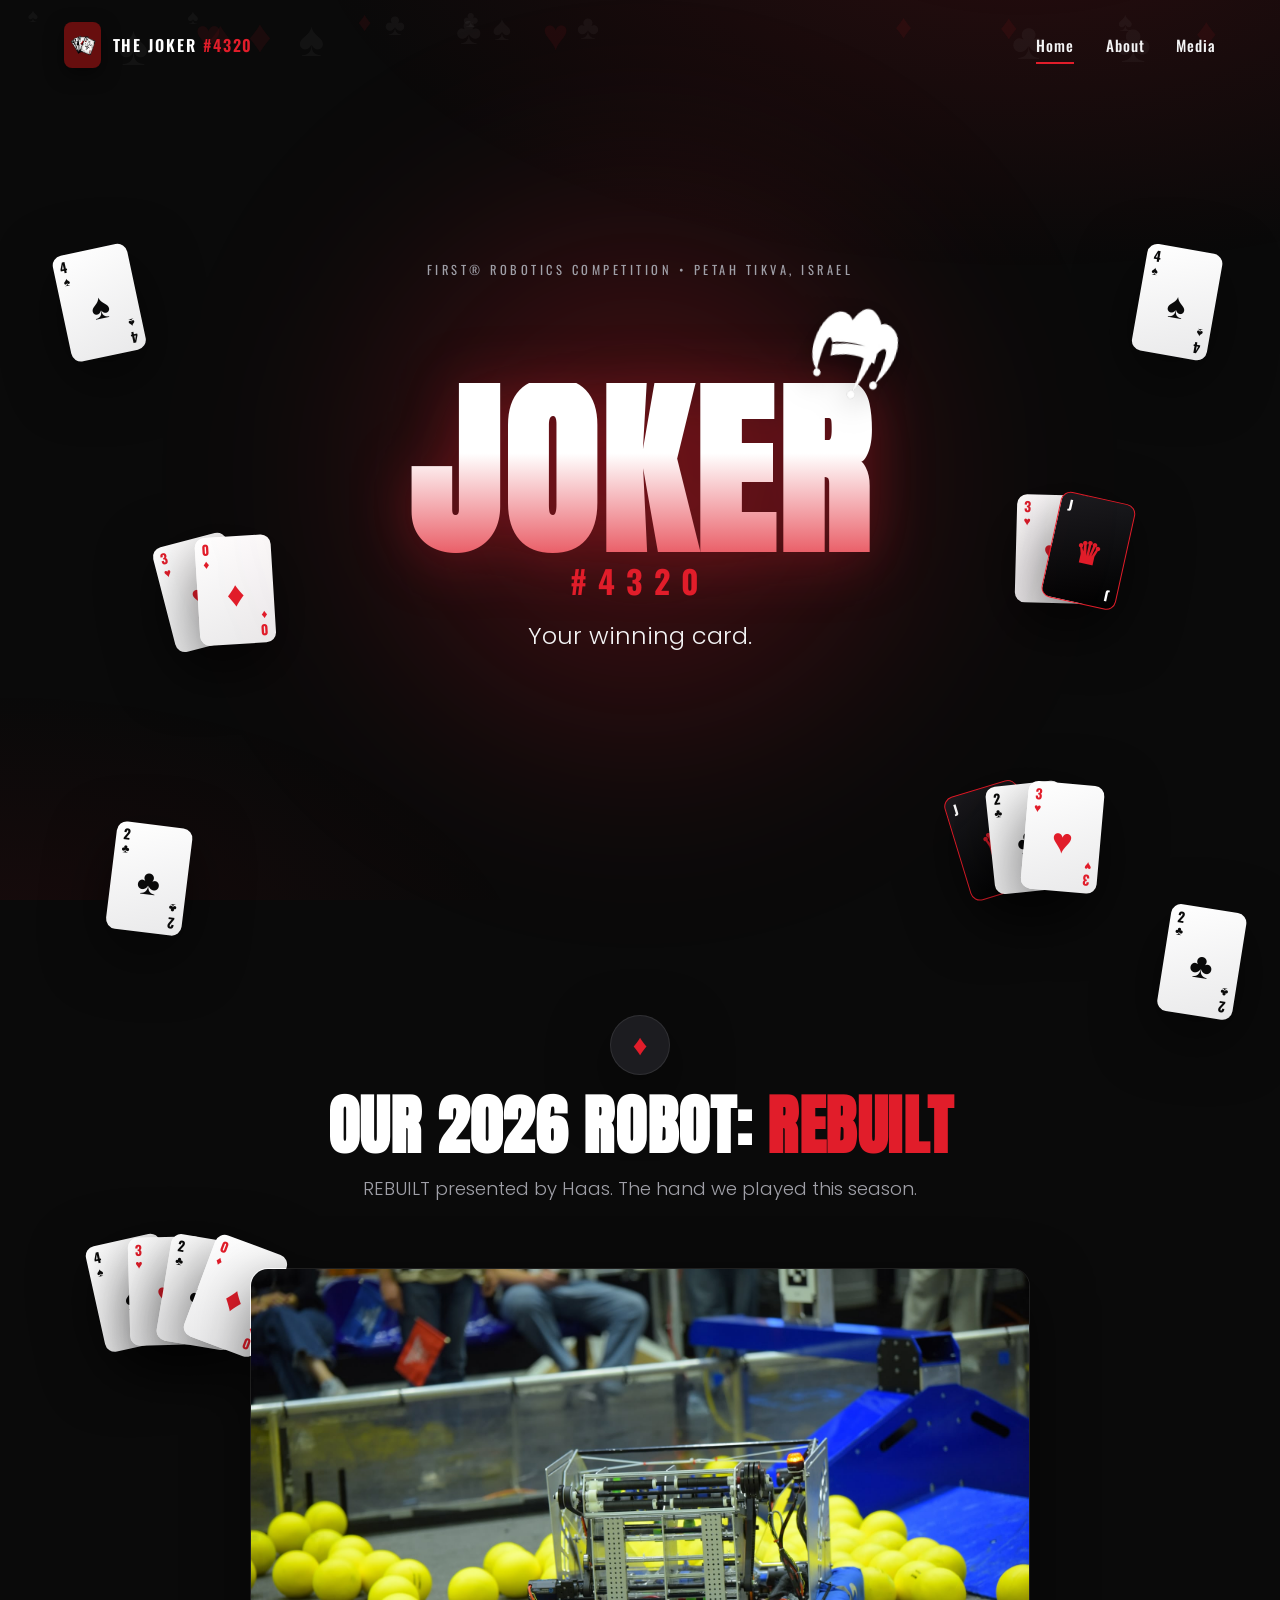
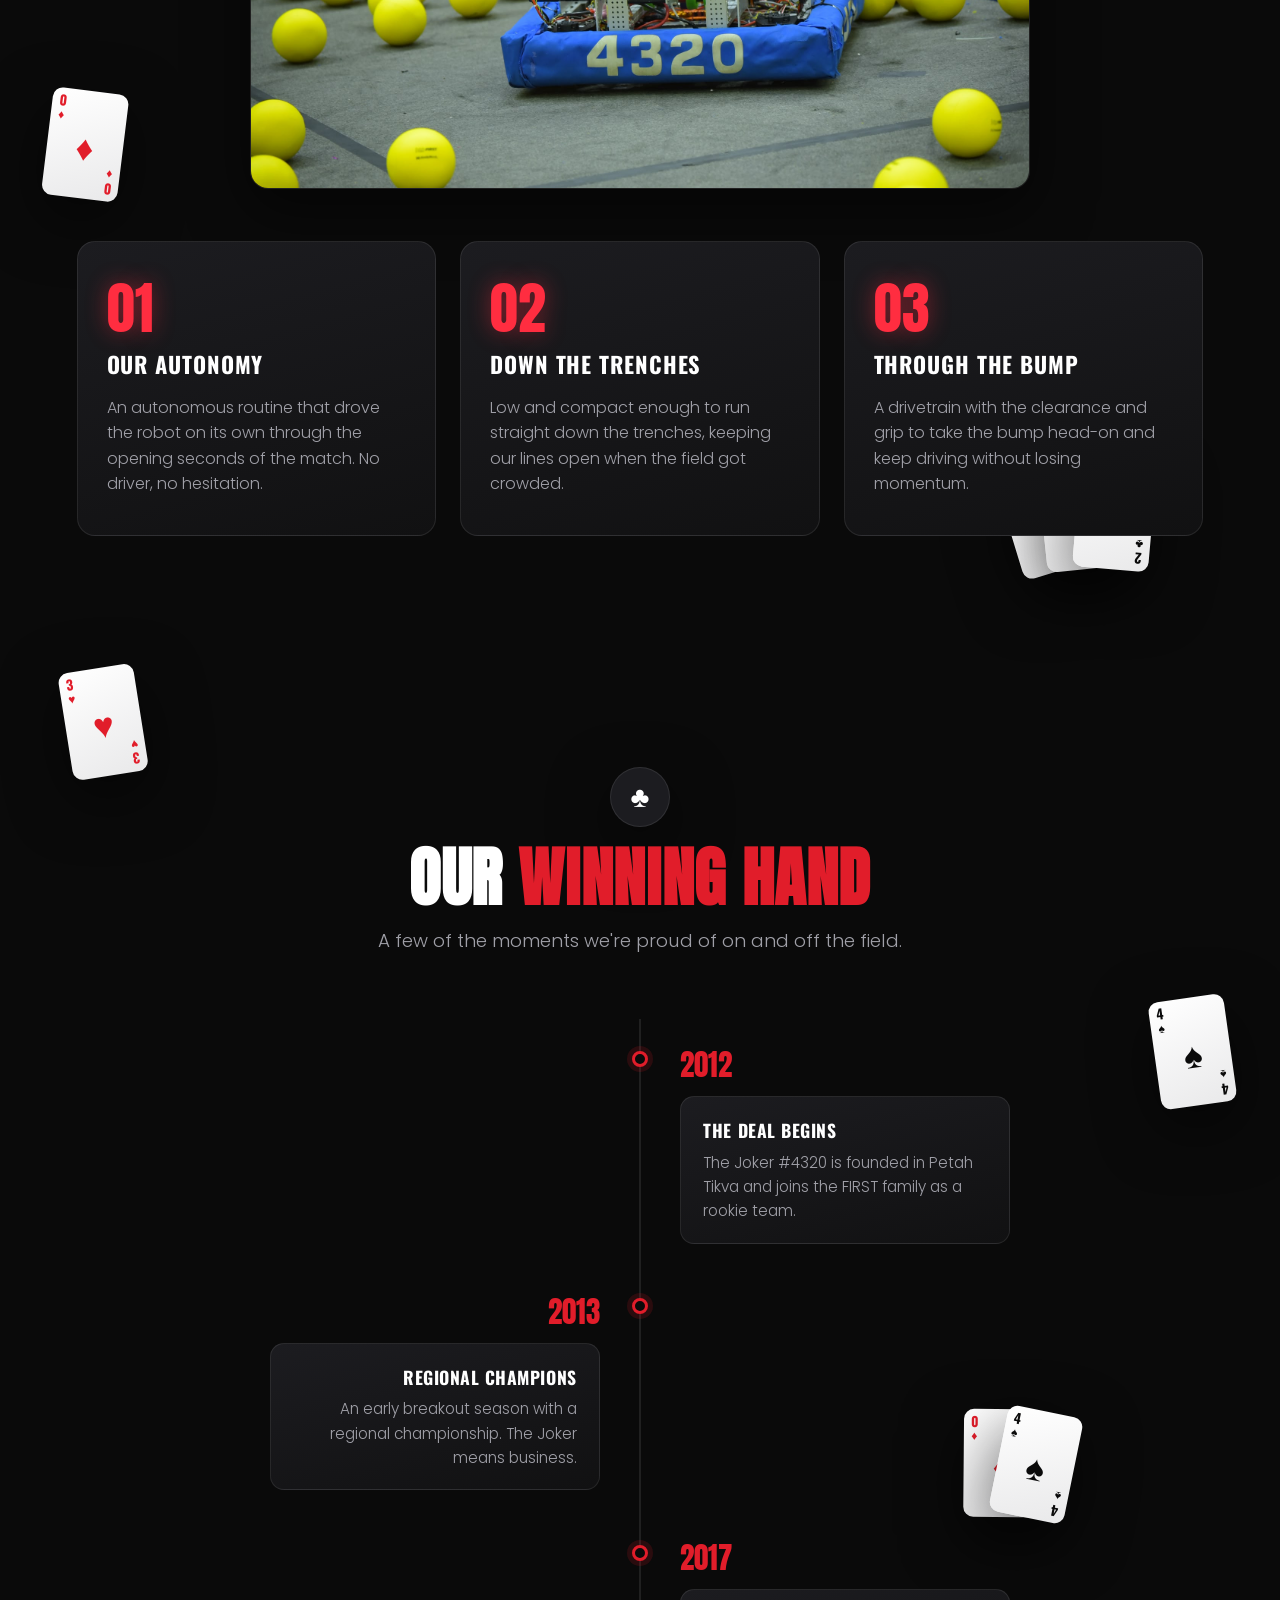
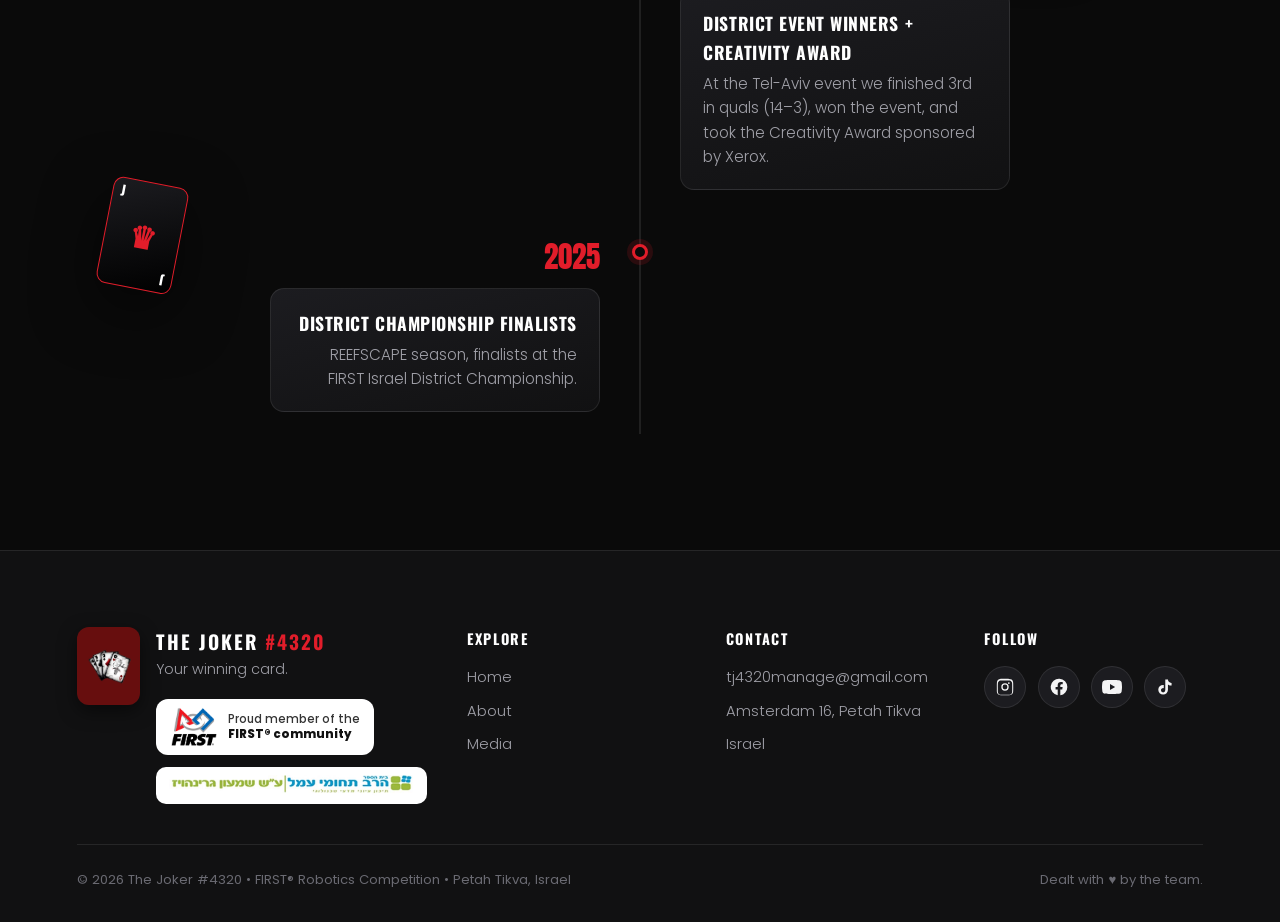
<file: index.html>
<!DOCTYPE html>
<html lang="en">
<head>
  <meta charset="UTF-8" />
  <meta name="viewport" content="width=device-width, initial-scale=1.0" />
  <meta name="description" content="The Joker #4320, FIRST Robotics Competition team from Petah Tikva, Israel. Your winning card." />
  <meta name="theme-color" content="#0a0a0a" />
  <link rel="icon" type="image/jpeg" href="TheJokerLogo.jpg" />
  <title>The Joker #4320 | FRC Team</title>

  <!-- Fonts -->
  <link rel="preconnect" href="https://fonts.googleapis.com" />
  <link rel="preconnect" href="https://fonts.gstatic.com" crossorigin />
  <link href="https://fonts.googleapis.com/css2?family=Anton&family=Oswald:wght@300;400;500;600;700&family=Poppins:wght@300;400;500;600&display=swap" rel="stylesheet" />

  <link rel="stylesheet" href="css/styles.css" />
</head>
<body data-page="home">

  <!-- ============ LOADER (home page only) ============ -->
  <div class="loader" id="loader">
    <div class="loader-card">
      <div class="loader-card-inner">
        <div class="loader-face loader-front">
          <span class="corner tl">J</span>
          <span class="pip">&#9814;</span>
          <span class="corner br">J</span>
        </div>
        <div class="loader-face loader-back">
          <span class="loader-back-pattern"></span>
        </div>
      </div>
    </div>
    <p class="loader-text">DEALING&hellip;</p>
  </div>

  <!-- Shared header, injected by js/layout.js -->
  <div id="site-header"></div>

  <main>
    <!-- ============ HERO ============ -->
    <section class="hero" id="home">
      <div class="hero-glow" id="heroGlow"></div>

      <div class="hero-content">
        <p class="hero-kicker reveal">FIRST&reg; Robotics Competition &bull; Petah Tikva, Israel</p>
        <h1 class="hero-title">
          <span class="joker-line reveal" style="--d:.05s">
            <span class="outline-flip">JOKER</span>
            <img src="CroppedJokerLogo2.PNG" class="joker-hat" alt="" aria-hidden="true" />
          </span>
          <span class="hero-num reveal" style="--d:.15s">#4320</span>
        </h1>
        <p class="hero-tagline reveal" style="--d:.25s">Your winning card.</p>
      </div>
    </section>

    <!-- ============ ROBOT ============ -->
    <section class="section robot" id="robot">
      <div class="section-head reveal">
        <span class="suit-badge red">&diams;</span>
        <h2 class="section-title">Our 2026 Robot: <span class="red">REBUILT</span></h2>
        <p class="section-sub">REBUILT presented by Haas. The hand we played this season.</p>
      </div>

      <div class="robot-photo reveal">
        <img src="JokerPhotos/Photo3.jpeg" alt="The Joker #4320's 2026 competition robot on the field" />
      </div>

      <div class="robot-grid">
        <div class="robot-feature reveal" style="--d:0s">
          <span class="robot-index">01</span>
          <h3>Our Autonomy</h3>
          <p>An autonomous routine that drove the robot on its own through the opening seconds of the match. No driver, no hesitation.</p>
        </div>
        <div class="robot-feature reveal" style="--d:.12s">
          <span class="robot-index">02</span>
          <h3>Down the Trenches</h3>
          <p>Low and compact enough to run straight down the trenches, keeping our lines open when the field got crowded.</p>
        </div>
        <div class="robot-feature reveal" style="--d:.24s">
          <span class="robot-index">03</span>
          <h3>Through the Bump</h3>
          <p>A drivetrain with the clearance and grip to take the bump head-on and keep driving without losing momentum.</p>
        </div>
      </div>
    </section>

    <!-- ============ ACHIEVEMENTS, OUR WINNING HAND ============ -->
    <section class="section timeline-section" id="achievements">
      <div class="section-head reveal">
        <span class="suit-badge">&clubs;</span>
        <h2 class="section-title">Our <span class="red">Winning Hand</span></h2>
        <p class="section-sub">A few of the moments we're proud of on and off the field.</p>
      </div>

      <div class="timeline" id="timeline">
        <div class="tl-line"><span class="tl-fill" id="tlFill"></span></div>

        <div class="tl-item reveal">
          <span class="tl-dot"></span>
          <span class="tl-year">2012</span>
          <div class="tl-card">
            <h3>The Deal Begins</h3>
            <p>The Joker #4320 is founded in Petah Tikva and joins the FIRST family as a rookie team.</p>
          </div>
        </div>

        <div class="tl-item reveal">
          <span class="tl-dot"></span>
          <span class="tl-year">2013</span>
          <div class="tl-card">
            <h3>Regional Champions</h3>
            <p>An early breakout season with a regional championship. The Joker means business.</p>
          </div>
        </div>

        <div class="tl-item reveal">
          <span class="tl-dot"></span>
          <span class="tl-year">2017</span>
          <div class="tl-card">
            <h3>District Event Winners + Creativity Award</h3>
            <p>At the Tel-Aviv event we finished 3rd in quals (14&ndash;3), won the event, and took the Creativity Award sponsored by Xerox.</p>
          </div>
        </div>

        <div class="tl-item reveal">
          <span class="tl-dot"></span>
          <span class="tl-year">2025</span>
          <div class="tl-card">
            <h3>District Championship Finalists</h3>
            <p>REEFSCAPE season, finalists at the FIRST Israel District Championship.</p>
          </div>
        </div>
      </div>
    </section>
  </main>

  <!-- Shared footer, injected by js/layout.js -->
  <div id="site-footer"></div>

  <script src="js/layout.js"></script>
  <script src="js/main.js"></script>
</body>
</html>
</file>
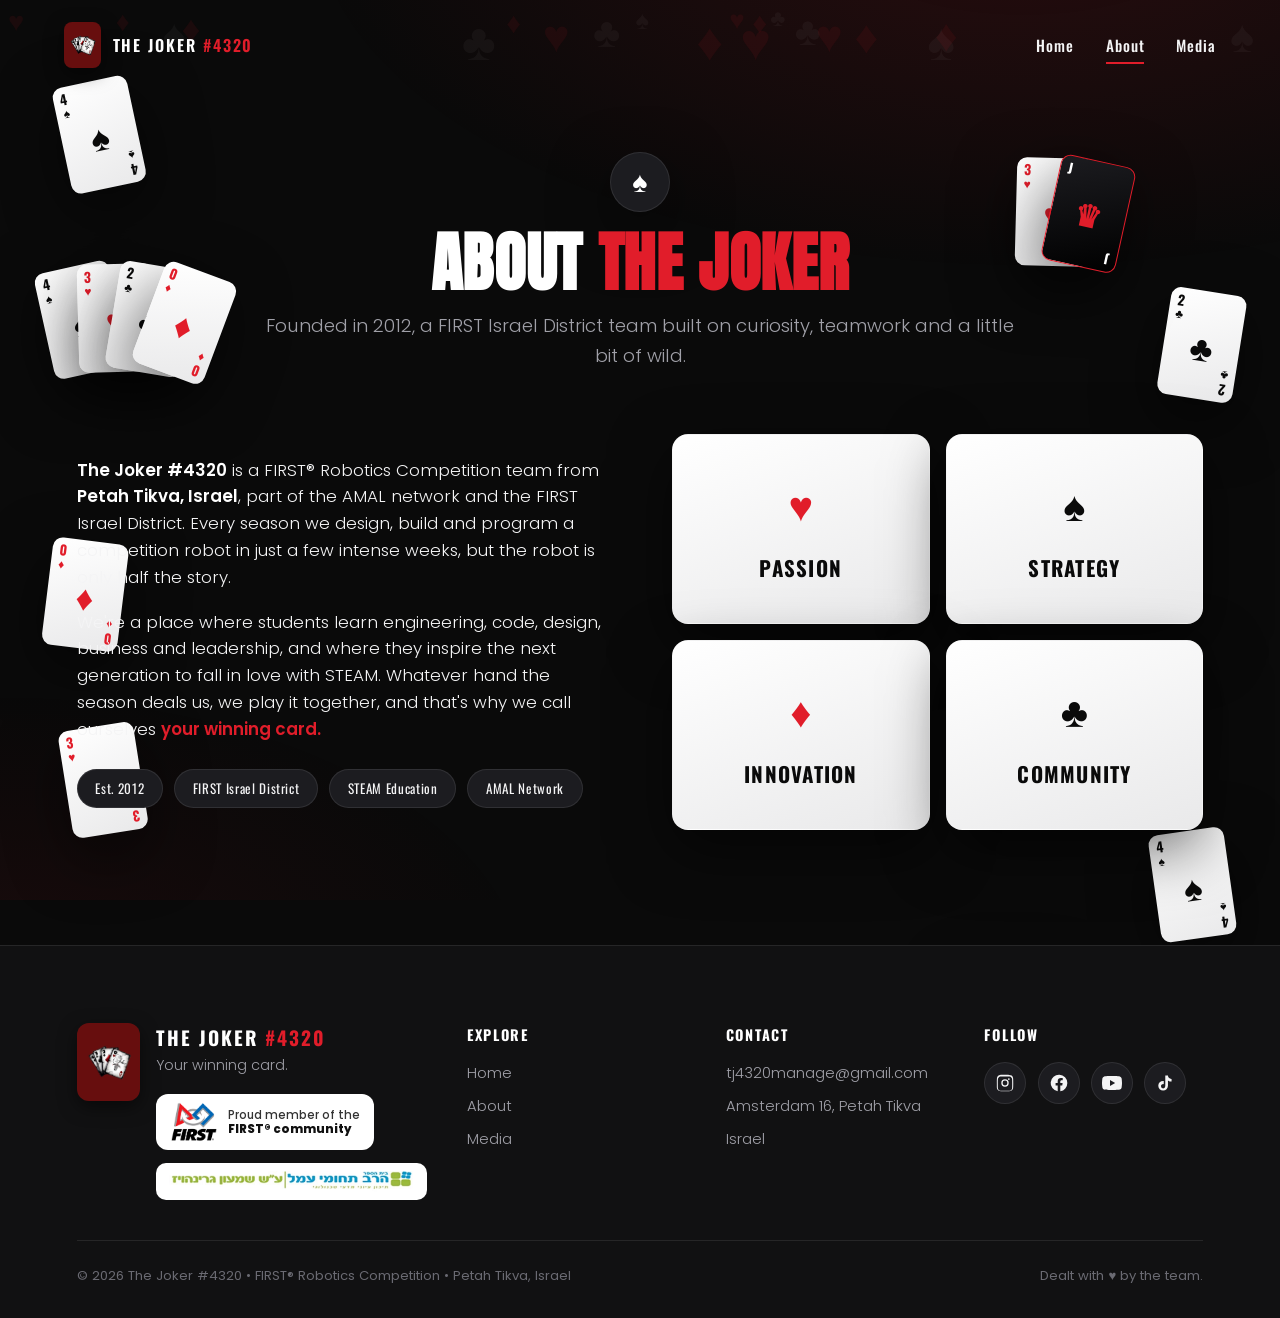
<file: about.html>
<!DOCTYPE html>
<html lang="en">
<head>
  <meta charset="UTF-8" />
  <meta name="viewport" content="width=device-width, initial-scale=1.0" />
  <meta name="description" content="About The Joker #4320, a FIRST Robotics Competition team from Petah Tikva, Israel, founded in 2012. Your winning card." />
  <meta name="theme-color" content="#0a0a0a" />
  <link rel="icon" type="image/jpeg" href="TheJokerLogo.jpg" />
  <title>About | The Joker #4320</title>

  <!-- Fonts -->
  <link rel="preconnect" href="https://fonts.googleapis.com" />
  <link rel="preconnect" href="https://fonts.gstatic.com" crossorigin />
  <link href="https://fonts.googleapis.com/css2?family=Anton&family=Oswald:wght@300;400;500;600;700&family=Poppins:wght@300;400;500;600&display=swap" rel="stylesheet" />

  <link rel="stylesheet" href="css/styles.css" />
</head>
<body data-page="about">

  <!-- Shared header, injected by js/layout.js -->
  <div id="site-header"></div>

  <main>
    <!-- ============ ABOUT ============ -->
    <section class="section about" id="about">
      <div class="section-head reveal">
        <span class="suit-badge">&spades;</span>
        <h2 class="section-title">About <span class="red">The Joker</span></h2>
        <p class="section-sub">Founded in 2012, a FIRST Israel District team built on curiosity, teamwork and a little bit of wild.</p>
      </div>

      <div class="about-grid">
        <div class="about-text reveal">
          <p>
            <strong>The Joker #4320</strong> is a FIRST&reg; Robotics Competition team from
            <strong>Petah Tikva, Israel</strong>, part of the AMAL network and the FIRST Israel District.
            Every season we design, build and program a competition robot in just a few intense weeks,
            but the robot is only half the story.
          </p>
          <p>
            We're a place where students learn engineering, code, design, business and leadership,
            and where they inspire the next generation to fall in love with STEAM.
            Whatever hand the season deals us, we play it together, and that's why we call
            ourselves <span class="highlight">your winning card.</span>
          </p>
          <div class="about-chips">
            <span class="chip">Est. 2012</span>
            <span class="chip">FIRST Israel District</span>
            <span class="chip">STEAM Education</span>
            <span class="chip">AMAL Network</span>
          </div>
        </div>

        <!-- Flip cards: our values as a hand -->
        <div class="value-hand reveal">
          <div class="flip-card">
            <div class="flip-inner">
              <div class="flip-front">
                <span class="flip-suit red">&hearts;</span>
                <h3>Passion</h3>
              </div>
              <div class="flip-back">
                <p>We love what we build, and it shows in every bolt, line of code and outreach event.</p>
              </div>
            </div>
          </div>
          <div class="flip-card">
            <div class="flip-inner">
              <div class="flip-front">
                <span class="flip-suit">&spades;</span>
                <h3>Strategy</h3>
              </div>
              <div class="flip-back">
                <p>Reading the game, playing the odds and dealing the right robot at the right moment.</p>
              </div>
            </div>
          </div>
          <div class="flip-card">
            <div class="flip-inner">
              <div class="flip-front">
                <span class="flip-suit red">&diams;</span>
                <h3>Innovation</h3>
              </div>
              <div class="flip-back">
                <p>Every season is a new hand. We reinvent, prototype and take smart risks.</p>
              </div>
            </div>
          </div>
          <div class="flip-card">
            <div class="flip-inner">
              <div class="flip-front">
                <span class="flip-suit">&clubs;</span>
                <h3>Community</h3>
              </div>
              <div class="flip-back">
                <p>Gracious Professionalism&reg;. We win together, mentor rookies and lift our whole district.</p>
              </div>
            </div>
          </div>
        </div>
      </div>
    </section>
  </main>

  <!-- Shared footer, injected by js/layout.js -->
  <div id="site-footer"></div>

  <script src="js/layout.js"></script>
  <script src="js/main.js"></script>
</body>
</html>
</file>
<file: css/styles.css>
/* =====================================================
   THE JOKER #4320, FRC Team Website
   Palette: Red / Black / White  •  Theme: Playing Cards
   ===================================================== */

:root {
  --black:      #0a0a0a;
  --black-2:    #111112;
  --charcoal:   #17171a;
  --card:       #1c1c20;
  --red:        #e11d2a;
  --red-bright: #ff2d40;
  --red-deep:   #9e0f1a;
  --white:      #ffffff;
  --off:        #f4f4f5;
  --gray:       #a0a0a8;
  --gray-dim:   #6a6a72;
  --line:       rgba(255,255,255,.09);

  --font-display: 'Anton', 'Oswald', sans-serif;
  --font-head:    'Oswald', sans-serif;
  --font-body:    'Poppins', sans-serif;

  --ease: cubic-bezier(.22,1,.36,1);
  --shadow: 0 20px 60px rgba(0,0,0,.55);
}

* { margin: 0; padding: 0; box-sizing: border-box; }

html {
  scroll-behavior: smooth;
  -webkit-text-size-adjust: 100%;   /* stop iOS resizing text in landscape */
  text-size-adjust: 100%;
}

body {
  position: relative;
  background: var(--black);
  color: var(--white);
  font-family: var(--font-body);
  line-height: 1.6;
  overflow-x: hidden;
  -webkit-font-smoothing: antialiased;
  -webkit-tap-highlight-color: transparent;  /* no grey flash on tap */
}

/* subtle card-table texture */
body::before {
  content: "";
  position: fixed;
  inset: 0;
  background:
    radial-gradient(1200px 600px at 80% -10%, rgba(225,29,42,.14), transparent 60%),
    radial-gradient(900px 500px at 0% 110%, rgba(225,29,42,.08), transparent 60%);
  pointer-events: none;
  z-index: 0;
}

a { color: inherit; text-decoration: none; }
img { max-width: 100%; display: block; }
.red { color: var(--red); }

/* ===================== LOADER ===================== */
.loader {
  position: fixed; inset: 0; z-index: 2000;
  background: var(--black);
  display: flex; flex-direction: column;
  align-items: center; justify-content: center; gap: 1.6rem;
  transition: opacity .6s var(--ease), visibility .6s;
}
.loader.hidden { opacity: 0; visibility: hidden; }
.loader-card { width: 110px; height: 154px; perspective: 900px; }
.loader-card-inner {
  position: relative; width: 100%; height: 100%;
  transform-style: preserve-3d;
  animation: loaderFlip 1.5s var(--ease) infinite;
}
@keyframes loaderFlip {
  0%   { transform: rotateY(0deg); }
  50%  { transform: rotateY(180deg); }
  100% { transform: rotateY(360deg); }
}
.loader-face {
  position: absolute; inset: 0; backface-visibility: hidden;
  border-radius: 12px; display: flex;
  align-items: center; justify-content: center;
  box-shadow: var(--shadow);
}
.loader-front {
  background: var(--white); color: var(--red);
  font-family: var(--font-display); font-size: 3.4rem;
  position: relative;
}
.loader-front .corner {
  position: absolute; font-family: var(--font-head);
  font-size: 1rem; font-weight: 700;
}
.loader-front .corner.tl { top: 8px; left: 10px; }
.loader-front .corner.br { bottom: 8px; right: 10px; transform: rotate(180deg); }
.loader-back {
  transform: rotateY(180deg);
  background:
    repeating-linear-gradient(45deg, var(--red-deep) 0 8px, var(--red) 8px 16px);
  border: 6px solid var(--white);
}
.loader-text {
  font-family: var(--font-head); letter-spacing: .5em;
  color: var(--gray); font-size: .8rem; padding-left: .5em;
  animation: pulse 1.5s ease-in-out infinite;
}
@keyframes pulse { 50% { opacity: .35; } }

/* ===================== FLOATING SUITS BG ===================== */
.suits-bg { position: fixed; inset: 0; z-index: 0; pointer-events: none; overflow: hidden; }
.suit-float {
  position: absolute; font-size: 2rem; color: rgba(255,255,255,.04);
  animation: floatUp linear infinite;
  user-select: none;
}
.suit-float.red { color: rgba(225,29,42,.08); }
@keyframes floatUp {
  0%   { transform: translateY(110vh) rotate(0deg); opacity: 0; }
  10%  { opacity: 1; }
  90%  { opacity: 1; }
  100% { transform: translateY(-15vh) rotate(360deg); opacity: 0; }
}

/* ===================== NAVBAR ===================== */
.navbar {
  position: fixed; top: 0; left: 0; right: 0; z-index: 1000;
  display: flex; align-items: center; justify-content: space-between;
  padding: 1.4rem clamp(1.2rem, 5vw, 4rem);
  transition: padding .4s var(--ease);
}
/* IMPORTANT: the blurred bar lives on this pseudo-element, never on .navbar.
   A backdrop-filter on .navbar would make it the containing block for its
   position:fixed children, trapping the mobile drawer inside the header. */
.navbar::before {
  content: "";
  position: absolute; inset: 0;
  background: rgba(10,10,10,.72);
  -webkit-backdrop-filter: blur(14px);
  backdrop-filter: blur(14px);
  box-shadow: 0 8px 30px rgba(0,0,0,.4);
  border-bottom: 1px solid var(--line);
  opacity: 0; transition: opacity .4s var(--ease);
  pointer-events: none;
  z-index: -1;
}
.navbar.scrolled::before { opacity: 1; }
.navbar.scrolled { padding: .7rem clamp(1.2rem, 5vw, 4rem); }
.brand { display: flex; align-items: center; gap: .7rem; }
.brand-logo {
  height: 46px; width: auto; border-radius: 8px;
  box-shadow: 0 6px 18px rgba(0,0,0,.5);
  transition: transform .4s var(--ease);
}
.brand:hover .brand-logo { transform: rotate(-6deg) scale(1.06); }
.brand-logo.big { height: 78px; border-radius: 12px; }
.brand-text { font-family: var(--font-head); font-weight: 600; letter-spacing: .12em; font-size: 1rem; }
.brand-text em { color: var(--red); font-style: normal; }

.nav-links { display: flex; align-items: center; gap: 2rem; }
.nav-links a {
  font-family: var(--font-head); font-weight: 500; font-size: .95rem;
  letter-spacing: .06em; position: relative; padding: .3rem 0; color: var(--off);
  transition: color .3s;
}
.nav-links a::after {
  content: ""; position: absolute; left: 0; bottom: -2px;
  width: 0; height: 2px; background: var(--red);
  transition: width .35s var(--ease);
}
.nav-links a:hover { color: var(--white); }
.nav-links a:hover::after,
.nav-links a.active::after { width: 100%; }
.nav-toggle { display: none; flex-direction: column; gap: 5px; background: none; border: 0; cursor: pointer; }
.nav-toggle span { width: 26px; height: 2px; background: var(--white); transition: .3s var(--ease); }
.nav-toggle.open span:nth-child(1) { transform: translateY(7px) rotate(45deg); }
.nav-toggle.open span:nth-child(2) { opacity: 0; }
.nav-toggle.open span:nth-child(3) { transform: translateY(-7px) rotate(-45deg); }

/* ===================== HERO ===================== */
.hero {
  position: relative; z-index: 1;
  min-height: 100vh; min-height: 100svh; display: flex; flex-direction: column;
  align-items: center; justify-content: center; text-align: center;
  padding: 7rem 1.2rem 4rem;
}
.hero-glow {
  position: absolute; width: 60vw; height: 60vw; max-width: 800px; max-height: 800px;
  border-radius: 50%; filter: blur(90px);
  background: radial-gradient(circle, rgba(225,29,42,.35), transparent 65%);
  z-index: -1; transition: transform .2s ease-out;
}

.hero-content { position: relative; z-index: 2; max-width: 900px; }
.hero-kicker {
  font-family: var(--font-head); letter-spacing: .28em; text-transform: uppercase;
  font-size: .78rem; color: var(--gray); margin-bottom: clamp(3rem, 8vw, 6.5rem);
}
.hero-title { font-family: var(--font-display); line-height: .92; text-transform: uppercase; }
.hero-title span { display: block; }
.hero-title .joker-line { position: relative; display: inline-block; }
/* Jester-hat logo sitting on the JOKER word, tweak these 4 values to taste */
.joker-hat {
  position: absolute;
  width: 26%;                 /* hat size, relative to the word width */
  right: -6%;                 /* nudge left / right (over the "R") */
  top: -55%;                  /* nudge up / down (now sits ABOVE the R) */
  transform: rotate(10deg);   /* slight slant to the right */
  transform-origin: bottom center;
  pointer-events: none;
  filter: drop-shadow(0 6px 14px rgba(0,0,0,.5));
}
.hero-title span.outline-flip {
  font-size: clamp(3.4rem, 17vw, 12rem); letter-spacing: .02em;
  background: linear-gradient(180deg, #fff 40%, var(--red) 120%);
  -webkit-background-clip: text; background-clip: text; color: transparent;
  filter: drop-shadow(0 6px 30px rgba(225,29,42,.35));
}
.hero-num {
  font-family: var(--font-head); font-weight: 700;
  font-size: clamp(1.2rem, 3.4vw, 2rem); letter-spacing: .35em;
  color: var(--red); margin-top: .4rem;
}
.hero-tagline { font-size: clamp(1.05rem, 2.5vw, 1.5rem); color: var(--off); margin: 1.4rem 0 2rem; font-weight: 300; }
.hero-actions { display: flex; gap: 1rem; justify-content: center; flex-wrap: wrap; }

/* Buttons */
.btn {
  position: relative; overflow: hidden;
  font-family: var(--font-head); font-weight: 600; letter-spacing: .08em;
  font-size: .95rem; padding: .95rem 2rem; border-radius: 44px;
  cursor: pointer; display: inline-block; border: 2px solid transparent;
  transition: transform .3s var(--ease), box-shadow .3s var(--ease), background .3s, color .3s;
}
.btn-red { background: var(--red); color: #fff; box-shadow: 0 10px 30px rgba(225,29,42,.4); }
.btn-red:hover { box-shadow: 0 16px 44px rgba(225,29,42,.6); transform: translateY(-3px); }
.btn-ghost { background: transparent; color: #fff; border-color: rgba(255,255,255,.35); }
.btn-ghost:hover { border-color: var(--red); color: var(--red); transform: translateY(-3px); }
.btn .ripple {
  position: absolute; border-radius: 50%; transform: scale(0);
  background: rgba(255,255,255,.45); animation: ripple .6s linear; pointer-events: none;
}
@keyframes ripple { to { transform: scale(4); opacity: 0; } }

/* Scroll hint */
.scroll-hint { position: absolute; bottom: 1.8rem; left: 50%; transform: translateX(-50%); display: flex; flex-direction: column; align-items: center; gap: .5rem; color: var(--gray); }
.mouse { width: 24px; height: 38px; border: 2px solid var(--gray); border-radius: 14px; position: relative; }
.mouse::before { content: ""; position: absolute; top: 7px; left: 50%; transform: translateX(-50%); width: 4px; height: 7px; background: var(--red); border-radius: 3px; animation: scrollDot 1.6s var(--ease) infinite; }
@keyframes scrollDot { 0% { opacity: 0; top: 7px; } 40% { opacity: 1; } 80% { opacity: 0; top: 18px; } 100% { opacity: 0; } }
.scroll-hint-text { font-family: var(--font-head); font-size: .65rem; letter-spacing: .4em; }

/* ===================== SECTIONS ===================== */
.section { position: relative; z-index: 1; padding: clamp(4rem, 9vw, 8rem) clamp(1.2rem, 6vw, 6rem); max-width: 1280px; margin: 0 auto; scroll-margin-top: 5.5rem; }
/* On sub-pages, give the first section room to clear the fixed navbar */
body:not([data-page="home"]) main > .section:first-child { padding-top: clamp(7rem, 12vw, 9.5rem); }
.section-head { text-align: center; max-width: 760px; margin: 0 auto clamp(2.5rem, 5vw, 4rem); }
.suit-badge {
  display: inline-grid; place-items: center; width: 60px; height: 60px;
  border-radius: 50%; border: 1px solid var(--line); background: var(--card);
  font-size: 1.8rem; color: var(--white); margin-bottom: 1.2rem;
  box-shadow: var(--shadow);
}
.suit-badge.red { color: var(--red); }
.section-title { font-family: var(--font-display); text-transform: uppercase; line-height: 1; font-size: clamp(2rem, 6vw, 4rem); letter-spacing: .01em; }
.section-sub { color: var(--gray); margin-top: 1rem; font-weight: 300; font-size: clamp(1rem, 2vw, 1.15rem); }

/* ===================== ABOUT ===================== */
.about-grid { display: grid; grid-template-columns: 1fr 1fr; gap: clamp(2rem, 5vw, 5rem); align-items: center; }
.about-text p { color: var(--off); margin-bottom: 1.1rem; font-weight: 300; font-size: 1.05rem; }
.about-text strong { font-weight: 600; color: #fff; }
.highlight { color: var(--red); font-weight: 600; }
.about-chips { display: flex; flex-wrap: wrap; gap: .7rem; margin-top: 1.6rem; }
.chip {
  font-family: var(--font-head); font-size: .82rem; letter-spacing: .05em;
  padding: .5rem 1.1rem; border-radius: 40px; border: 1px solid var(--line);
  background: var(--card); color: var(--off);
  transition: transform .3s var(--ease), border-color .3s, color .3s;
}
.chip:hover { transform: translateY(-3px); border-color: var(--red); color: var(--red); }

/* Value flip cards */
.value-hand { display: grid; grid-template-columns: 1fr 1fr; gap: 1rem; }
.flip-card { height: 190px; perspective: 1000px; }
.flip-inner { position: relative; width: 100%; height: 100%; transform-style: preserve-3d; transition: transform .7s var(--ease); }
@media (hover: hover) {
  .flip-card:hover .flip-inner { transform: rotateY(180deg); }
}
/* touch devices: tap to flip (class toggled in js/main.js) */
.flip-card.flipped .flip-inner { transform: rotateY(180deg); }
.flip-front, .flip-back {
  position: absolute; inset: 0; backface-visibility: hidden;
  border-radius: 16px; padding: 1.4rem;
  display: flex; flex-direction: column; align-items: center; justify-content: center; text-align: center;
  border: 1px solid var(--line); box-shadow: var(--shadow);
}
.flip-front { background: linear-gradient(160deg, #fff, #e9e9ea); color: var(--black); }
.flip-front h3 { font-family: var(--font-head); font-size: 1.3rem; text-transform: uppercase; letter-spacing: .06em; margin-top: .6rem; }
.flip-suit { font-size: 2.6rem; }
.flip-suit.red { color: var(--red); }
.flip-back { background: linear-gradient(160deg, var(--red), var(--red-deep)); color: #fff; transform: rotateY(180deg); }
.flip-back p { font-size: .95rem; font-weight: 300; }

/* ===================== STATS ===================== */
.stats { border-top: 1px solid var(--line); border-bottom: 1px solid var(--line); background: linear-gradient(180deg, rgba(225,29,42,.05), transparent); }
.stats-grid { display: grid; grid-template-columns: repeat(5, 1fr); gap: 1rem; text-align: center; }
.stat { padding: 1rem; position: relative; }
.stat + .stat::before { content: "\2660"; position: absolute; left: -.5rem; top: 50%; transform: translateY(-50%); color: rgba(255,255,255,.08); font-size: 1.2rem; }
.stat-num { display: block; font-family: var(--font-display); font-size: clamp(2.6rem, 6vw, 4.4rem); line-height: 1; color: #fff; }
.stat-label { font-family: var(--font-head); letter-spacing: .18em; text-transform: uppercase; font-size: .78rem; color: var(--gray); }

/* ===================== ROBOT ===================== */
.robot-photo {
  max-width: 780px; margin: 0 auto clamp(2rem, 4vw, 3.2rem);
  border-radius: 18px; overflow: hidden;
  border: 1px solid var(--line); box-shadow: var(--shadow);
}
.robot-photo img { width: 100%; height: auto; display: block; }
.robot-grid { display: grid; grid-template-columns: repeat(3, 1fr); gap: 1.5rem; }
.robot-feature {
  position: relative; overflow: hidden;
  padding: 2.4rem 1.8rem; border-radius: 18px;
  background: linear-gradient(165deg, var(--card), var(--black-2));
  border: 1px solid var(--line);
  transition: transform .4s var(--ease), border-color .4s, box-shadow .4s;
}
.robot-feature::before {
  content: ""; position: absolute; top: 0; left: 0; right: 0; height: 3px;
  background: linear-gradient(90deg, var(--red), transparent);
  transform: scaleX(0); transform-origin: left; transition: transform .5s var(--ease);
}
.robot-feature:hover { transform: translateY(-8px); border-color: rgba(225,29,42,.5); box-shadow: 0 24px 60px rgba(0,0,0,.6); }
.robot-feature:hover::before { transform: scaleX(1); }
.robot-index {
  font-family: var(--font-display); font-size: 3.5rem; line-height: 1;
  color: var(--red-bright);
  text-shadow: 0 0 22px rgba(255,45,64,.45);
}
.robot-feature h3 { font-family: var(--font-head); text-transform: uppercase; font-size: 1.4rem; letter-spacing: .04em; margin: .4rem 0 .8rem; }
.robot-feature p { color: var(--gray); font-weight: 300; }

/* ===================== TIMELINE ===================== */
.timeline { position: relative; max-width: 820px; margin: 0 auto; }
.tl-line { position: absolute; left: 50%; top: 0; bottom: 0; width: 2px; background: var(--line); transform: translateX(-50%); }
.tl-fill { position: absolute; top: 0; left: 0; width: 100%; height: 0%; background: linear-gradient(180deg, var(--red), var(--red-bright)); box-shadow: 0 0 14px var(--red); }
.tl-item { position: relative; width: 50%; padding: 1.4rem 2.5rem; }
.tl-item:nth-child(odd) { left: 0; text-align: right; }
.tl-item:nth-child(even) { left: 50%; text-align: left; }
.tl-dot { position: absolute; top: 2rem; width: 16px; height: 16px; border-radius: 50%; background: var(--black); border: 3px solid var(--red); z-index: 2; box-shadow: 0 0 0 5px rgba(225,29,42,.15); }
.tl-item:nth-child(odd) .tl-dot { right: -8px; }
.tl-item:nth-child(even) .tl-dot { left: -8px; }
.tl-year { font-family: var(--font-display); font-size: 1.8rem; color: var(--red); display: block; margin-bottom: .5rem; }
.tl-card { background: linear-gradient(165deg, var(--card), var(--black-2)); border: 1px solid var(--line); border-radius: 14px; padding: 1.2rem 1.4rem; transition: transform .4s var(--ease), border-color .4s; }
.tl-item:hover .tl-card { transform: translateY(-5px); border-color: rgba(225,29,42,.45); }
.tl-card h3 { font-family: var(--font-head); text-transform: uppercase; font-size: 1.1rem; letter-spacing: .03em; margin-bottom: .4rem; }
.tl-card p { color: var(--gray); font-size: .95rem; font-weight: 300; }

/* ===================== FOOTER ===================== */
.footer { position: relative; z-index: 1; border-top: 1px solid var(--line); background: var(--black-2); padding: clamp(3rem, 6vw, 5rem) clamp(1.2rem, 6vw, 6rem) 2rem; }
.footer-grid { display: grid; grid-template-columns: 1.6fr 1fr 1fr 1fr; gap: 2.5rem; max-width: 1280px; margin: 0 auto; }
.footer-brand { display: flex; gap: 1rem; align-items: flex-start; }
.footer-name { font-family: var(--font-head); font-weight: 700; letter-spacing: .1em; font-size: 1.2rem; }
.footer-tag { color: var(--gray); font-weight: 300; font-size: .9rem; }
.first-badge {
  display: inline-flex; align-items: center; gap: .7rem;
  margin-top: 1.1rem; padding: .5rem .9rem; border-radius: 12px;
  background: var(--white); max-width: max-content;
  transition: transform .3s var(--ease), box-shadow .3s var(--ease);
}
.first-badge img { height: 40px; width: auto; }
.first-badge span { color: #333; font-size: .72rem; line-height: 1.25; font-weight: 500; }
.first-badge strong { color: #111; font-weight: 800; }
.first-badge:hover { transform: translateY(-3px); box-shadow: 0 12px 26px rgba(0,0,0,.45); }
/* School logo: wide banner on a white plate so its dark text stays readable */
.school-badge {
  display: block;
  margin-top: .8rem; padding: .5rem .8rem; border-radius: 10px;
  background: var(--white); width: 100%; max-width: 340px;
  transition: transform .3s var(--ease), box-shadow .3s var(--ease);
}
.school-badge img { width: 100%; height: auto; }
.school-badge:hover { transform: translateY(-3px); box-shadow: 0 12px 26px rgba(0,0,0,.45); }
.footer-col h4 { font-family: var(--font-head); text-transform: uppercase; letter-spacing: .12em; font-size: .9rem; margin-bottom: 1rem; color: #fff; }
.footer-col a, .footer-col span { display: block; color: var(--gray); font-size: .92rem; font-weight: 300; margin-bottom: .6rem; transition: color .3s; }
.footer-col a:hover { color: var(--red); }
.socials { display: flex; gap: .7rem; }
.socials a {
  display: grid; place-items: center; width: 42px; height: 42px; border-radius: 50%;
  border: 1px solid var(--line); background: var(--card); color: var(--off); margin: 0;
  transition: transform .3s var(--ease), background .3s, color .3s, border-color .3s;
}
.socials a:hover { transform: translateY(-4px) rotate(6deg); background: var(--red); color: #fff; border-color: var(--red); }
.footer-bottom { max-width: 1280px; margin: 2.5rem auto 0; padding-top: 1.5rem; border-top: 1px solid var(--line); display: flex; justify-content: space-between; flex-wrap: wrap; gap: .5rem; color: var(--gray-dim); font-size: .82rem; }
.footer-credit { color: var(--gray-dim); }

/* ===================== BACK TO TOP ===================== */
.to-top {
  position: fixed; bottom: 1.5rem; right: 1.5rem; z-index: 900;
  width: 48px; height: 48px; border-radius: 50%; border: 0; cursor: pointer;
  background: var(--red); color: #fff; font-size: .8rem;
  box-shadow: 0 10px 30px rgba(225,29,42,.5);
  opacity: 0; visibility: hidden; transform: translateY(20px);
  transition: opacity .4s, visibility .4s, transform .4s var(--ease), background .3s;
}
.to-top.show { opacity: 1; visibility: visible; transform: translateY(0); }
.to-top:hover { background: var(--red-bright); transform: translateY(-4px); }

/* ===================== MEDIA GALLERY ===================== */
.gallery {
  display: grid;
  grid-template-columns: repeat(auto-fill, minmax(230px, 1fr));
  gap: 1.1rem;
}
.shot-wrap { display: block; }
.shot {
  position: relative; display: block; width: 100%; padding: 0; cursor: pointer;
  aspect-ratio: 4 / 3; overflow: hidden;
  background: var(--card); border: 1px solid var(--line); border-radius: 14px;
  transition: transform .4s var(--ease), border-color .4s, box-shadow .4s;
}
.shot img { width: 100%; height: 100%; object-fit: cover; display: block; transition: transform .6s var(--ease); }
.shot::after {
  content: ""; position: absolute; inset: 0;
  background: linear-gradient(180deg, transparent 45%, rgba(225,29,42,.4));
  opacity: 0; transition: opacity .4s var(--ease);
}
.shot:hover { transform: translateY(-6px); border-color: rgba(225,29,42,.6); box-shadow: 0 20px 46px rgba(0,0,0,.6); }
.shot:hover img { transform: scale(1.07); }
.shot:hover::after { opacity: 1; }
.shot:focus-visible { outline: 2px solid var(--red); outline-offset: 3px; }

/* ===================== LIGHTBOX ===================== */
.lightbox {
  position: fixed; inset: 0; z-index: 2000;
  display: flex; align-items: center; justify-content: center;
  background: rgba(6,6,8,.93);
  -webkit-backdrop-filter: blur(10px); backdrop-filter: blur(10px);
  touch-action: pan-y pinch-zoom;   /* let our horizontal swipe through */
  opacity: 0; visibility: hidden;
  transition: opacity .35s var(--ease), visibility .35s;
}
.lightbox.open { opacity: 1; visibility: visible; }
.lb-img {
  max-width: 86vw; max-height: 80vh; border-radius: 12px;
  box-shadow: 0 30px 80px rgba(0,0,0,.8);
  opacity: 0; transform: scale(.85) translateY(14px);
  transition: transform .45s var(--ease), opacity .35s var(--ease);
}
.lightbox.open .lb-img { opacity: 1; transform: scale(1) translateY(0); }
/* quick fade while swapping between photos */
.lightbox.open .lb-img.swapping {
  opacity: 0; transform: scale(.97);
  transition: transform .15s ease, opacity .15s ease;
}
.lb-btn {
  position: absolute; display: grid; place-items: center;
  width: 52px; height: 52px; border-radius: 50%; cursor: pointer;
  border: 1px solid var(--line); background: rgba(20,20,22,.85); color: #fff;
  font-size: 1.3rem; line-height: 1;
  transition: background .3s, border-color .3s, transform .3s var(--ease);
}
.lb-btn:hover { background: var(--red); border-color: var(--red); transform: scale(1.1); }
.lb-close { top: 1.4rem; right: 1.4rem; font-size: 1.8rem; }
.lb-prev  { left: 1.6rem;  top: 50%; margin-top: -26px; }
.lb-next  { right: 1.6rem; top: 50%; margin-top: -26px; }
.lb-counter {
  position: absolute; bottom: 1.5rem; left: 50%; transform: translateX(-50%);
  font-family: var(--font-head); letter-spacing: .22em; font-size: .82rem; color: var(--gray);
}
body.lb-open { overflow: hidden; }
@media (max-width: 620px) {
  .lb-btn { width: 44px; height: 44px; font-size: 1.1rem; }
  .lb-close { top: .8rem; right: .8rem; font-size: 1.5rem; }
  .lb-prev { left: .6rem; } .lb-next { right: .6rem; }
  .lb-img { max-width: 94vw; max-height: 74vh; }
}

/* ===================== SCATTERED DECORATIVE CARDS ===================== */
/* Fixed (permanent) scattered spots per page, top/left/rotation set inline
   in js/layout.js. They scroll with the page, sitting behind the content. */
.card-scatter { position: absolute; inset: 0; z-index: 0; pointer-events: none; }
.card-scatter .side-card {
  position: absolute;
  width: 76px; height: 108px; border-radius: 10px;
  background: linear-gradient(160deg, #fff, #e9e9ea); color: var(--black);
  box-shadow: var(--shadow); font-family: var(--font-head); font-weight: 700;
}
/* A group is one anchor point holding a fanned hand of cards */
.card-group { position: absolute; }
.card-group .side-card { top: 0; left: 0; transform-origin: 50% 120%; }
.sc-corner { position: absolute; font-size: .85rem; line-height: 1; display: flex; flex-direction: column; align-items: center; }
.sc-corner em { font-style: normal; font-size: .75rem; }
.sc-corner.tl { top: 6px; left: 7px; }
.sc-corner.br { bottom: 6px; right: 7px; transform: rotate(180deg); }
.sc-center { position: absolute; inset: 0; display: grid; place-items: center; font-size: 2.2rem; }
.side-card.red .sc-corner, .side-card.red .sc-center { color: var(--red); }
.side-card.joker {
  background: linear-gradient(160deg, #1c1c20, #000); color: #fff;
  border: 1.5px solid var(--red);
}
.side-card.joker .sc-center { color: var(--red); font-size: 1.9rem; }
/* Hide when the screen is too narrow to fit them beside the content */
@media (max-width: 1100px) { .card-scatter { display: none; } }

/* ===================== REVEAL ANIMATIONS ===================== */
.reveal { opacity: 0; transform: translateY(40px); transition: opacity .8s var(--ease), transform .8s var(--ease); transition-delay: var(--d, 0s); }
.reveal.in { opacity: 1; transform: translateY(0); }

/* ===================== RESPONSIVE ===================== */
@media (max-width: 900px) {
  .nav-links {
    position: fixed; inset: 0 0 0 auto; width: min(78vw, 320px);
    flex-direction: column; justify-content: center; gap: 2rem;
    background: rgba(10,10,10,.96);
    -webkit-backdrop-filter: blur(16px); backdrop-filter: blur(16px);
    transform: translateX(100%); transition: transform .5s var(--ease);
    border-left: 1px solid var(--line);
    overflow-y: auto;
  }
  .nav-links.open { transform: translateX(0); }
  .nav-toggle { display: flex; z-index: 1001; }
  .about-grid { grid-template-columns: 1fr; }
  .robot-grid { grid-template-columns: 1fr; }
  .footer-grid { grid-template-columns: 1fr 1fr; }
  /* Brand block (logo, tagline, FIRST + school logos) drops below the link
     columns, so Explore / Contact / Follow come first on small screens. */
  .footer-brand { order: 1; grid-column: 1 / -1; }
  .tl-line { left: 20px; }
  .tl-item, .tl-item:nth-child(even) { width: 100%; left: 0; text-align: left; padding-left: 3.4rem; padding-right: 0; }
  .tl-item:nth-child(odd) { text-align: left; }
  .tl-item:nth-child(odd) .tl-dot, .tl-item:nth-child(even) .tl-dot { left: 12px; right: auto; }
}
@media (max-width: 560px) {
  .footer-grid { grid-template-columns: 1fr; }
  .value-hand { grid-template-columns: 1fr 1fr; }
  .flip-card { height: 160px; }
}

/* ---- Phone refinements ---- */
@media (max-width: 620px) {
  /* bigger hero type, and less dead space before the section below it */
  .hero { min-height: 76vh; min-height: 76svh; padding: 5.5rem 1.2rem 1rem; }
  .section { padding-top: 2.2rem; padding-bottom: 3rem; }
  .hero-kicker { font-size: .66rem; letter-spacing: .1em; }
  .hero-title span.outline-flip { font-size: clamp(3.8rem, 20vw, 12rem); }
  .hero-num { font-size: 1.45rem; letter-spacing: .3em; }
  .hero-tagline { font-size: 1.2rem; }
  .brand-text { font-size: .82rem; letter-spacing: .08em; }
  .brand-logo { height: 40px; }
  .brand-logo.big { height: 62px; }
  .gallery { grid-template-columns: repeat(2, 1fr); gap: .7rem; }
  .footer-bottom { flex-direction: column; text-align: center; }
  .footer-brand { align-items: center; }
}

/* ---- Comfortable tap targets on touch devices ---- */
@media (hover: none) {
  .socials a { width: 46px; height: 46px; }
  .nav-links a { padding: .55rem 0; font-size: 1.12rem; }
  .chip { padding: .6rem 1.15rem; }
}

/* ---- iPhone notch / home-indicator safe areas ---- */
@supports (padding: max(0px)) {
  .to-top { bottom: max(1.5rem, env(safe-area-inset-bottom)); right: max(1.5rem, env(safe-area-inset-right)); }
  .footer { padding-bottom: max(2rem, env(safe-area-inset-bottom)); }
  .lb-close { top: max(1.4rem, env(safe-area-inset-top)); right: max(1.4rem, env(safe-area-inset-right)); }
  .lb-counter { bottom: max(1.5rem, env(safe-area-inset-bottom)); }
}

/* ===================== REDUCED MOTION ===================== */
@media (prefers-reduced-motion: reduce) {
  *, *::before, *::after { animation-duration: .001ms !important; animation-iteration-count: 1 !important; transition-duration: .001ms !important; }
  .reveal { opacity: 1; transform: none; }
}
</file>
